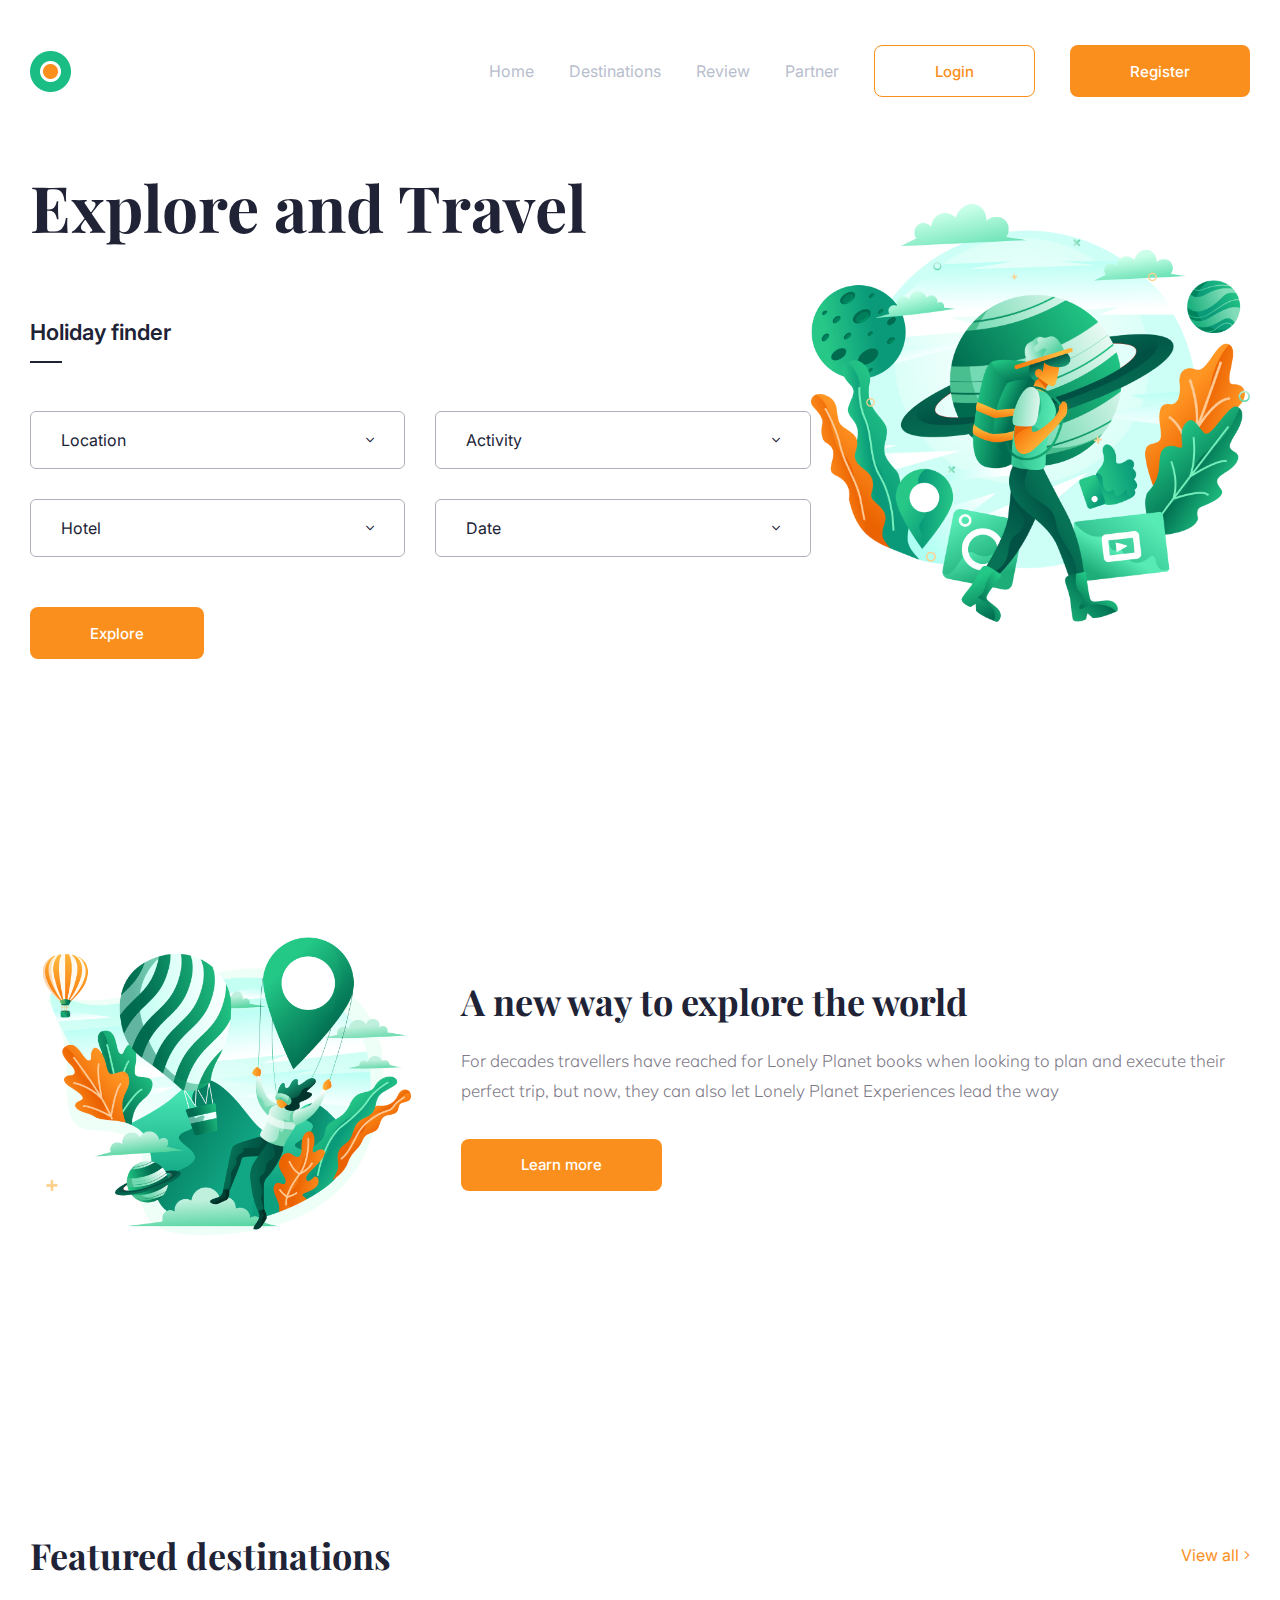
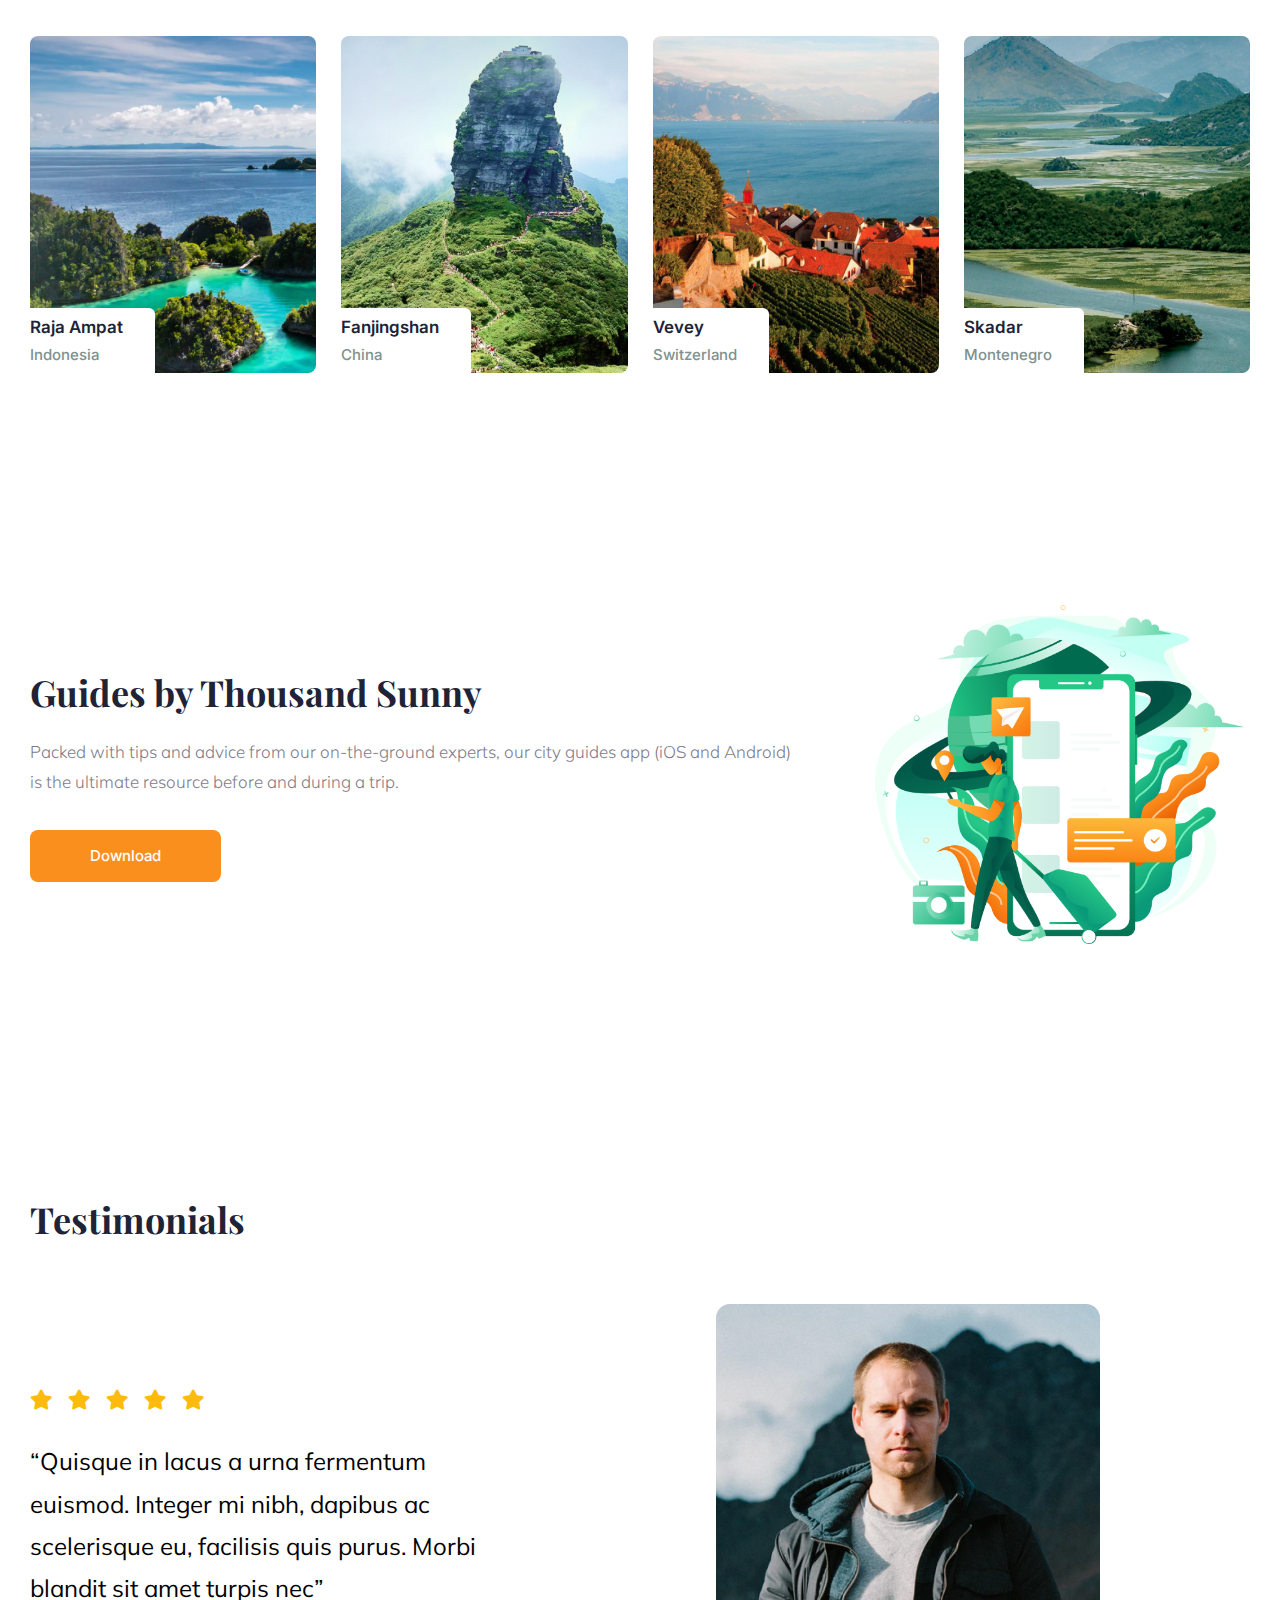
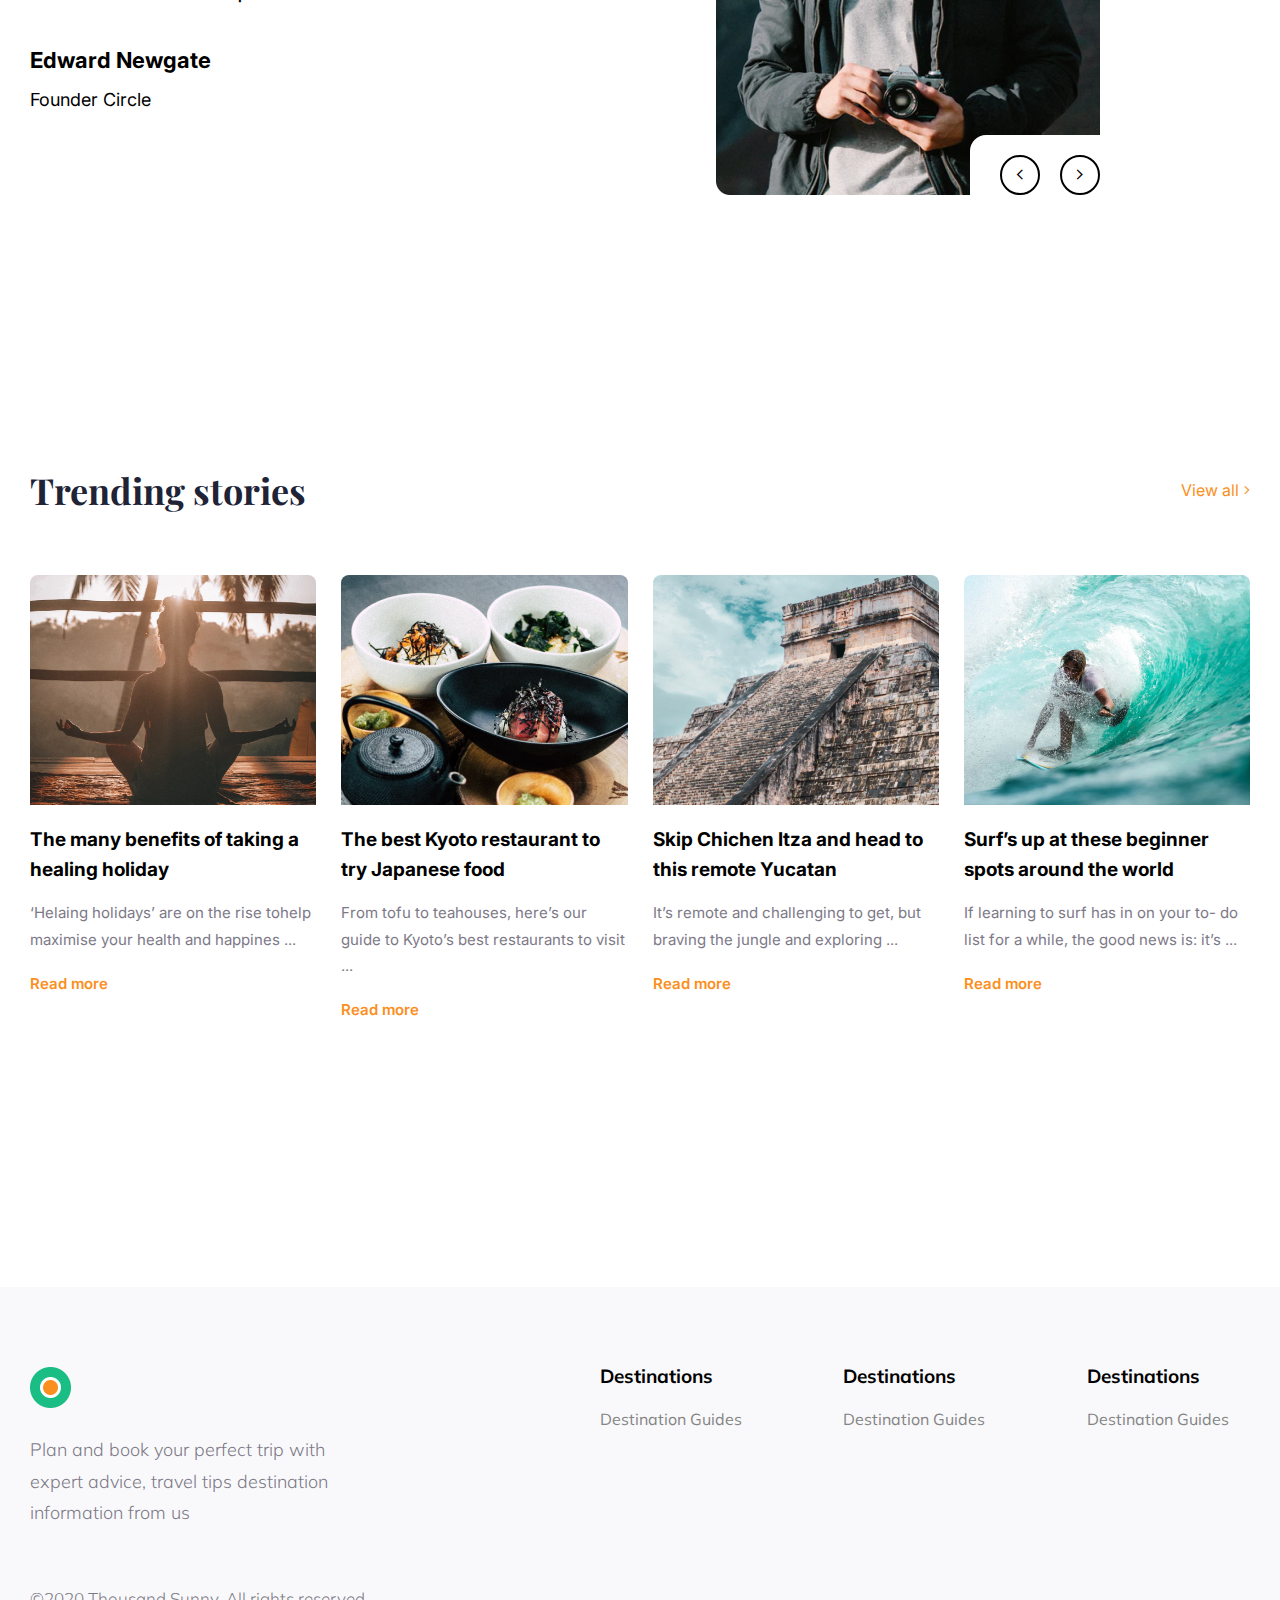
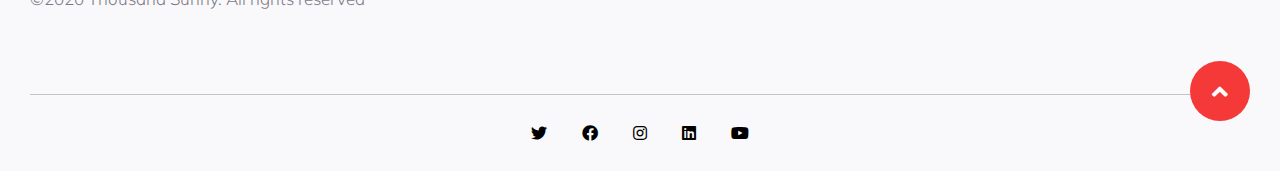
<file: index.html>
<!DOCTYPE html>
<html lang="en">
  <head>
    <meta charset="UTF-8" />
    <meta http-equiv="X-UA-Compatible" content="IE=edge" />
    <meta name="viewport" content="width=device-width, initial-scale=1.0" />
    <title>Thousand Sunny</title>
    <link rel="preconnect" href="https://fonts.googleapis.com" />
    <link rel="preconnect" href="https://fonts.gstatic.com" crossorigin />
    <link
      href="https://fonts.googleapis.com/css2?family=Inter:wght@400;500;600&family=Mulish:wght@300;700&family=Playfair+Display:wght@700&display=swap"
      rel="stylesheet"
    />
    <link rel="stylesheet" href="./css/all.min.css" />
    <link rel="stylesheet" href="./css/app.css" />
  </head>
  <body>
    <!-- sass ./sass/app.scss ./css/app.css --watch -->
    <div class="wrapper">
      <header class="header" id="home">
        <div class="color"></div>
        <div class="container">
          <div class="header-main">
            <img srcset="./images/logo.png 2x" alt="" />
            <ul class="menu">
              <li class="menu-item">
                <a href="index.html" class="menu-link">Home</a>
              </li>
              <li class="menu-item">
                <a href="#destinations" class="menu-link">Destinations</a>
              </li>
              <li class="menu-item">
                <a href="#review" class="menu-link">Review</a>
              </li>
              <li class="menu-item">
                <a href="#" class="menu-link">Partner</a>
              </li>
              <li class="signup">
                <a href="validation register/Login.html" class="btn btn--secondary">Login</a>
              </li>
              <li class="signup">
                <a href="validation register/Register.html" class="btn btn--primary">Register</a>
              </li>
            </ul>
            <i class="fal fa-bars menu-toggle"></i>
          </div>
        </div>
      </header>
      <main>
        <section class="hero">
          <div class="container">
            <div class="hero-main">
              <div class="hero-content">
                <h1 class="heading hero-heading">Explore and Travel</h1>
                <div class="hero-caption">Holiday finder</div>
                <div class="hero-form">
                  <div class="dropdown">
                    <div class="dropdown-select">
                      <span class="dropdown-value">Location</span>
                      <i class="fal fa-angle-down"></i>
                    </div>
                    <div class="dropdown-list">
                      <div class="dropdown-item">Da Nang</div>
                      <div class="dropdown-item">Hai Phong</div>
                      <div class="dropdown-item">Da Lat</div>
                    </div>
                  </div>
                  <div class="dropdown">
                    <div class="dropdown-select">
                      <span class="dropdown-value">Activity</span>
                      <i class="fal fa-angle-down"></i>
                    </div>
                    <div class="dropdown-list">
                      <div class="dropdown-item">Outdoor</div>
                      <div class="dropdown-item">Sea</div>
                      <div class="dropdown-item">Picnic</div>
                    </div>
                  </div>
                  <div class="dropdown">
                    <div class="dropdown-select">
                      <span class="dropdown-value">Hotel</span>
                      <i class="fal fa-angle-down"></i>
                    </div>
                    <div class="dropdown-list">
                      <div class="dropdown-item">Hotel 1</div>
                      <div class="dropdown-item">Hotel 2</div>
                      <div class="dropdown-item">Hotel 3</div>
                    </div>
                  </div>
                  <div class="dropdown">
                    <div class="dropdown-select">
                      <span class="dropdown-value">Date</span>
                      <i class="fal fa-angle-down"></i>
                    </div>
                    <div class="dropdown-list">
                      <div class="dropdown-item">Date 1</div>
                      <div class="dropdown-item">Date 2</div>
                      <div class="dropdown-item">Date 3</div>
                    </div>
                  </div>
                </div>
                <a href="#!" class="btn btn--primary">Explore</a>
              </div>
              <div class="hero-image">
                <img srcset="./images/img1.png 2x" alt="" />
              </div>
            </div>
          </div>
        </section>
        <section class="explore">
          <div class="container">
            <div class="explore-main">
              <div class="explore-image">
                <img srcset="./images/img2.png 2x" alt="" />
              </div>
              <div class="explore-content">
                <h2 class="heading heading--small explore-heading">
                  A new way to explore the world
                </h2>
                <p class="text explore-desc">
                  For decades travellers have reached for Lonely Planet books
                  when looking to plan and execute their perfect trip, but now,
                  they can also let Lonely Planet Experiences lead the way
                </p>
                <a href="#!" class="btn btn--primary">Learn more</a>
              </div>
            </div>
          </div>
        </section>
        <section class="destination">
          <div class="container">
            <div class="destination-header">
              <h2 class="heading heading--small">Featured destinations</h2>
              <a href="#!" class="viewall">
                <span>View all</span>
                <i class="fal fa-angle-right"></i>
              </a>
            </div>
            <div class="destination-list">
              <div class="destination-item">
                <div class="destination-image">
                  <img srcset="./images/destination1.png 2x" alt="" />
                </div>
                <div class="destination-content">
                  <h3 class="destination-name">Raja Ampat</h3>
                  <span class="destination-country">Indonesia</span>
                </div>
              </div>
              <div class="destination-item">
                <div class="destination-image">
                  <img srcset="./images/destination2.png 2x" alt="" />
                </div>
                <div class="destination-content">
                  <h3 class="destination-name">Fanjingshan</h3>
                  <span class="destination-country">China</span>
                </div>
              </div>
              <div class="destination-item">
                <div class="destination-image">
                  <img srcset="./images/destination3.png 2x" alt="" />
                </div>
                <div class="destination-content">
                  <h3 class="destination-name">Vevey</h3>
                  <span class="destination-country">Switzerland</span>
                </div>
              </div>
              <div class="destination-item">
                <div class="destination-image">
                  <img srcset="./images/destination4.png 2x" alt="" />
                </div>
                <div class="destination-content">
                  <h3 class="destination-name">Skadar</h3>
                  <span class="destination-country">Montenegro</span>
                </div>
              </div>
            </div>
          </div>
        </section>
        <section class="guide">
          <div class="container">
            <div class="guide-main">
              <div class="guide-content">
                <h2 class="heading heading--small guide-heading">
                  Guides by Thousand Sunny
                </h2>
                <p class="text guide-desc">
                  Packed with tips and advice from our on-the-ground experts,
                  our city guides app (iOS and Android) is the ultimate resource
                  before and during a trip.
                </p>
                <a href="./images/finalcopyinjournal.pdf" download="guide" class="btn btn--primary">Download</a>
              </div>
              <div class="guide-image">
                <img srcset="./images/img3.png 2x" alt="" />
              </div>
            </div>
          </div>
        </section>
        <section class="testimonial" id="review">
          <div class="container">
            <div class="testimonial-main">
              <h2 class="heading heading--small testimonial-heading">
                Testimonials
              </h2>

              <div class="testimonial-wrapper">
                <div class="arrows">
                  <div class="arrow arrow-left">
                    <i class="fal fa-angle-left"></i>
                  </div>
                  <div class="arrow arrow-right">
                    <i class="fal fa-angle-right"></i>
                  </div>
                </div>
                <div class="testimonial-list">
                  <div class="testimonial-item">
                    <div class="testimonial-content">
                      <div class="testimonial-rating">
                        <i class="fa fa-star"></i><i class="fa fa-star"></i
                        ><i class="fa fa-star"></i><i class="fa fa-star"></i
                        ><i class="fa fa-star"></i>
                      </div>
                      <div class="text testimonial-desc">
                        “Quisque in lacus a urna fermentum euismod. Integer mi
                        nibh, dapibus ac scelerisque eu, facilisis quis purus.
                        Morbi blandit sit amet turpis nec”
                      </div>
                      <div class="testimonial-author">
                        <h3 class="testimonial-name">Edward Newgate</h3>
                        <span class="testimonial-job">Founder Circle</span>
                      </div>
                    </div>
                    <div class="testimonial-image">
                      <img srcset="./images/testimonial.png 2x" alt="" />
                    </div>
                  </div>

                  <div class="testimonial-item">
                    <div class="testimonial-content">
                      <div class="testimonial-rating">
                        <i class="fa fa-star"></i><i class="fa fa-star"></i
                        ><i class="fa fa-star"></i><i class="fa fa-star"></i
                        ><i class="fa fa-star"></i>
                      </div>
                      <div class="text testimonial-desc">
                        “Quisque in lacus a urna fermentum euismod. Integer mi
                        nibh, dapibus ac scelerisque eu, facilisis quis purus.
                        Morbi blandit sit amet turpis nec2”
                      </div>
                      <div class="testimonial-author">
                        <h3 class="testimonial-name">Edward Newgate</h3>
                        <span class="testimonial-job">Founder Circle</span>
                      </div>
                    </div>
                    <div class="testimonial-image">
                      <img srcset="./images/testimonial.png 2x" alt="" />
                    </div>
                  </div>

                  <div class="testimonial-item">
                    <div class="testimonial-content">
                      <div class="testimonial-rating">
                        <i class="fa fa-star"></i><i class="fa fa-star"></i
                        ><i class="fa fa-star"></i><i class="fa fa-star"></i
                        ><i class="fa fa-star"></i>
                      </div>
                      <div class="text testimonial-desc">
                        “Quisque in lacus a urna fermentum euismod. Integer mi
                        nibh, dapibus ac scelerisque eu, facilisis quis purus.
                        Morbi blandit sit amet turpis nec”
                      </div>
                      <div class="testimonial-author">
                        <h3 class="testimonial-name">Edward Newgate</h3>
                        <span class="testimonial-job">Founder Circle</span>
                      </div>
                    </div>
                    <div class="testimonial-image">
                      <img srcset="./images/testimonial.png 2x" alt="" />
                    </div>
                  </div>
                </div>
              </div>
            </div>
          </div>
        </section>
        <section class="story" id="destinations">
          <div class="container">
            <div class="story-header">
              <h2 class="heading heading--small">Trending stories</h2>
              <a href="#!" class="viewall">
                <span>View all</span>
                <i class="fal fa-angle-right"></i>
              </a>
            </div>
            <div class="story-list">
              <div class="story-item">
                <div class="story-image">
                  <img srcset="./images/story1.png 2x" />
                </div>
                <div class="story-content">
                  <h3 class="story-title">
                    The many benefits of taking a healing holiday
                  </h3>
                  <p class="story-desc">
                    ‘Helaing holidays’ are on the rise tohelp maximise your
                    health and happines <span class="dots">...</span> <span class="more hide">On a healing program, you can find professional guidance and support to start the healing process. You’ll also learn several techniques to help you maintain healthy habits far after you’ve returned home.</span>
                  </p>
                  <a href="#!" class="story-more ">Read more</a>
                </div>
              </div>
              <div class="story-item">
                <div class="story-image">
                  <img srcset="./images/story2.png 2x" />
                </div>
                <div class="story-content">
                  <h3 class="story-title">
                    The best Kyoto restaurant to try Japanese food
                  </h3>
                  <p class="story-desc">
                    From tofu to teahouses, here’s our guide to Kyoto’s best
                    restaurants to visit <span class="dots">...</span> <span class="more hide">This family run restaurant, which has been passed down to the current fourteenth generation owner and chef, serves Kaiseki meals. Founded in Kyoto, Kaiseki emphasises a balance in the taste, texture, appearance, and colour of the food</span>
                  </p>
                  <a href="#!" class="story-more">Read more</a>
                </div>
              </div>
              <div class="story-item">
                <div class="story-image">
                  <img srcset="./images/story3.png 2x" />
                </div>
                <div class="story-content">
                  <h3 class="story-title">
                    Skip Chichen Itza and head to this remote Yucatan
                  </h3>
                  <p class="story-desc">
                    It’s remote and challenging to get, but braving the jungle
                    and exploring <span class="dots">...</span> <span class="more hide">‘Helaing holidays’ are on the rise tohelp maximise your
                      health and happines </span>
                  </p>
                  <a href="#!" class="story-more">Read more</a>
                </div>
              </div>
              <div class="story-item">
                <div class="story-image">
                  <img srcset="./images/story4.png 2x" />
                </div>
                <div class="story-content">
                  <h3 class="story-title">
                    Surf’s up at these beginner spots around the world
                  </h3>
                  <p class="story-desc">
                    If learning to surf has in on your to- do list for a while,
                    the good news is: it’s <span class="dots">...</span> <span class="more hide">Finding out the best places to learn how to surf can be a little bit more difficult than, say, the best places to surf</span>
                  </p>
                  <a href="#!" class="story-more">Read more</a>
                </div>
              </div>
            </div>
          </div>
        </section>
      </main>
      <footer class="footer">
        <div class="container">
          <div class="footer-top">
            <div class="footer-column">
              <img srcset="./images/logo.png 2x" alt="" class="footer-logo" />
              <p class="text footer-desc">
                Plan and book your perfect trip with expert advice, travel tips
                destination information from us
              </p>
              <p class="text copy-right">
                ©2020 Thousand Sunny. All rights reserved
              </p>
            </div>
            <div class="footer-column">
              <h3 class="footer-title">Destinations</h3>
              <ul class="footer-links">
                <li class="footer-item">
                  <a href="#!" class="footer-link">Destination Guides</a>
                </li>
              </ul>
            </div>
            <div class="footer-column">
              <h3 class="footer-title">Destinations</h3>
              <ul class="footer-links">
                <li class="footer-item">
                  <a href="#!" class="footer-link">Destination Guides</a>
                </li>
              </ul>
            </div>
            <div class="footer-column">
              <h3 class="footer-title">Destinations</h3>
              <ul class="footer-links">
                <li class="footer-item">
                  <a href="#!" class="footer-link">Destination Guides</a>
                </li>
              </ul>
            </div>
          </div>
          <div class="footer-bottom">
            <a href="#!" class="footer-social">
              <i class="fab fa-twitter"></i>
            </a>
            <a href="#!" class="footer-social">
              <i class="fab fa-facebook"></i>
            </a>
            <a href="#!" class="footer-social">
              <i class="fab fa-instagram"></i>
            </a>
            <a href="#!" class="footer-social">
              <i class="fab fa-linkedin"></i>
            </a>
            <a href="#!" class="footer-social">
              <i class="fab fa-youtube"></i>
            </a>
          </div>
         <a href="#home"> <i class="fa fa-angle-up fa-footer"></i></a>
        </div>
      </footer>
    </div>
    <script src="./app.js"></script>
  </body>
</html>
</file>
<file: css/app.css>
html {
  box-sizing: border-box;
}

* {
  margin: 0;
  padding: 0;
}

*,
*:before,
*:after {
  box-sizing: border-box;
}

input,
textarea,
select,
button {
  outline: none;
}

input {
  line-height: normal;
}

label,
button {
  cursor: pointer;
}

a {
  text-decoration: none;
}

img {
  display: block;
  max-width: 100%;
}

body {
  overflow-x: hidden;
}

.wrapper {
  max-width: 1600px;
  margin: 0 auto;
}

.container {
  max-width: 1260px;
  margin: 0 auto;
  padding: 0 20px;
}

.viewall {
  color: #fb8f1d;
  display: flex;
  align-items: center;
  gap: 0 5px;
  white-space: nowrap;
}

ul {
  list-style-type: none;
}

.btn {
  display: inline-flex;
  justify-content: center;
  align-items: center;
  cursor: pointer;
  font-size: 15px;
  font-weight: 500;
  font-family: "Inter", sans-serif;
  line-height: 1;
  height: 52px;
  padding: 0 60px;
  border-radius: 8px;
  background-color: transparent;
  border: 0;
  outline: none;
}
.btn--primary {
  color: white;
  background-color: #fb8f1d;
}
.btn--secondary {
  color: #fb8f1d;
  border: 1px solid currentColor;
}

.dropdown {
  width: 100%;
  position: relative;
}
.dropdown-list {
  position: absolute;
  top: 100%;
  left: 0;
  width: 100%;
  z-index: 10;
  border-radius: 12px;
  background-color: white;
  box-shadow: rgba(149, 157, 165, 0.2) 0px 8px 24px;
  opacity: 0;
  visibility: hidden;
  transition: all 0.2s ease;
  transform: translateY(20px);
}
.dropdown-list:before {
  content: "";
  position: absolute;
  top: 0;
  left: 0;
  width: 100%;
  height: 20px;
  transform: translateY(-100%);
  background-color: transparent;
  opacity: 0;
}
.dropdown-item, .dropdown-select {
  display: flex;
  justify-content: space-between;
  align-items: center;
  padding: 20px 30px;
  border-radius: 6px;
  border: 1px solid #afb0b9;
  color: #202336;
  cursor: pointer;
}
.dropdown-item {
  border: 0;
}
.dropdown-item:hover {
  background-color: #f9f9fb;
}
.dropdown-item:first-child {
  border-radius: 12px 12px 0 0;
}
.dropdown-item:last-child {
  border-radius: 0 0 12px 12px;
}
.dropdown:hover .dropdown-list {
  opacity: 1;
  visibility: visible;
}

body {
  font-family: "Inter", sans-serif;
  font-size: 16px;
  line-height: 1;
  color: #b8becd;
}

.heading {
  font-family: "Playfair Display", serif;
  color: #202336;
}
.heading--small {
  line-height: 139%;
  font-size: 36px;
}

.text {
  font-weight: 300;
  line-height: 176%;
  font-size: 17px;
  color: #7d7987;
  font-family: "Mulish", sans-serif;
}

@media screen and (max-width: 767px) {
  .heading--small {
    font-size: 30px;
  }
}
.header {
  padding-top: 45px;
  padding-bottom: 70px;
}
.header-main {
  display: flex;
  justify-content: space-between;
  align-items: center;
}
@media screen and (max-width: 767px) {
  .header {
    padding: 30px 0;
  }
 

}

.menu {
  display: flex;
  align-items: center;
  gap: 0 35px;
  /* position: relative; */
}
.menu-toggle {
  display: none;
  font-size: 30px;
  color: black;
}
.menu-link {
  color: inherit;
}
@media screen and (max-width: 1023px) {
  .menu {
    position: fixed;
    top: 0;
    right: 0;
    bottom: 0;
    background-color: white;
    box-shadow: rgba(100, 100, 111, 0.2) 0px 7px 29px 0px;
    width: 300px;
    flex-direction: column;
    align-items: stretch;
    z-index: 9;
    transition: all 0.2s cubic-bezier(0.25, 0.46, 0.45, 0.94);
    transform: translateX(100%);
  }
  .menu.is-show {
    transform: translateX(0);
  }
  .menu-link {
    display: block;
    padding: 20px 25px;
    width: 100%;
  }
  .menu-item:last-child, .menu-item:nth-last-child(2) {
    padding: 15px;
  }
  .menu .btn {
    width: 100%;
  }
  .menu-toggle {
    display: block;
  }
  .signup{
    margin: 20px 0;
  }
}

.hero {
  margin-bottom: 270px;
}
.hero-main {
  display: flex;
  justify-content: space-between;
  align-items: center;
}
.hero-heading {
  font-size: 64px;
  line-height: 125%;
  margin-bottom: 74px;
}
.hero-caption {
  font-size: 22px;
  font-weight: 600;
  margin-bottom: 48px;
  padding-bottom: 20px;
  display: inline-block;
  position: relative;
  color: #202336;
}
.hero-caption:before {
  content: "";
  position: absolute;
  bottom: 0;
  left: 0;
  width: 32px;
  height: 2px;
  background-color: #202336;
}
.hero-content {
  width: 100%;
}
.hero-form {
  margin-bottom: 50px;
  display: grid;
  grid-template-columns: 1fr 1fr;
  grid-gap: 30px;
}
/* @media screen and (min-width: 1280px) {
  .hero-image {
    transform: translateX(85px);
  }
} */
/* @media screen and (min-width: 1024px) {
  .hero-content {
    max-width: 470px;
  }
} */
@media screen and (max-width: 1023px) {
  .hero {
    margin-bottom: 75px;
  }
  .hero-main {
    flex-direction: column;
    gap: 50px 0;
  }
}
@media screen and (max-width: 767px) {
  .hero-heading {
    font-size: 50px;
    margin-bottom: 40px;
  }
  .hero-form {
    grid-template-columns: 1fr;
  }
}

.explore {
  margin-bottom: 292px;
}
.explore-main {
  display: flex;
  justify-content: space-between;
  align-items: center;
  gap: 0 50px;
}
.explore-heading {
  margin-bottom: 20px;
}
.explore-desc {
  margin-bottom: 33px;
}
/* @media screen and (min-width: 1024px) {
  .explore-content {
    max-width: 508px;
    padding-right: 58px;
  }
  .explore-image {
    transform: translateX(-50px);
  }
} */
@media screen and (max-width: 1023px) {
  .explore {
    margin-bottom: 75px;
  }
  .explore-main {
    flex-direction: column-reverse;
    gap: 50px 0;
  }
}

.destination {
  margin-bottom: 232px;
}
.destination-header {
  display: flex;
  justify-content: space-between;
  align-items: center;
  margin-bottom: 56px;
}
.destination-list {
  display: grid;
  grid-template-columns: repeat(4, 1fr);
  grid-gap: 25px;
}
.destination-item {
  height: 337px;
  position: relative;
}
.destination-image {
  width: 100%;
  height: 100%;
}
.destination-image img {
  border-radius: 8px;
  height: 100%;
  width: 100%;
  object-fit: cover;
}
.destination-content {
  position: absolute;
  bottom: 0;
  left: 0;
  z-index: 2;
  background: #ffffff;
  border-radius: 0px 6px 0px 0px;
  padding: 11px 32px 11px 0;
}
.destination-name {
  font-size: 17px;
  font-weight: 600;
  color: #202336;
  margin-bottom: 10px;
}
.destination-country {
  font-weight: 500;
  font-size: 15px;
  color: #80918e;
}
@media screen and (max-width: 1023px) {
  .destination {
    margin-bottom: 75px;
  }
  .destination-list {
    display: grid;
    justify-content: flex-start;
    grid-auto-columns: 300px;
    grid-auto-flow: column;
    grid-gap: 0 25px;
    overflow: auto;
    overflow-y: hidden;
    scroll-snap-type: x mandatory;
    scroll-snap-stop: always;
    -ms-touch-action: manipulation;
    touch-action: manipulation;
    -webkit-overflow-scrolling: touch;
    grid-template-columns: unset;
  }
  .destination-list::-webkit-scrollbar {
    display: none;
    width: 0;
  }
  .destination-list > * {
    scroll-snap-align: start;
  }
}
@media screen and (max-width: 767px) {
  .destination-header {
    margin-bottom: 30px;
  }
}

.guide {
  margin-bottom: 250px;
}
.guide-main {
  display: flex;
  justify-content: space-between;
  align-items: center;
  gap: 0 80px;
}
.guide-content {
  width: 100%;
}
.guide-heading {
  margin-bottom: 20px;
}
.guide-desc {
  margin-bottom: 33px;
}
/* @media screen and (min-width: 1024px) {
  .guide-image {
    padding-right: 40px;
  }
  .guide-content {
    max-width: 450px;
    padding-left: 50px;
  }
} */
@media screen and (max-width: 1023px) {
  .guide {
    margin-bottom: 75px;
  }
  .guide-main {
    flex-direction: column;
    gap: 50px 0;
  }
}

.testimonial {
  margin-bottom: 270px;
}
.testimonial-heading {
  margin-bottom: 60px;
}
.testimonial-main {
  max-width: 1070px;
  position: relative;
  overflow: hidden;
}
.testimonial-wrapper {
  position: relative;
  overflow: hidden;
}
.testimonial-list {
  display: flex;
  position: relative;
  transition: all 0.5s linear;
}
.testimonial-item {
  display: flex;
  justify-content: space-between;
  align-items: center;
  gap: 0 25px;
  flex: 1 0 100%;
}
.testimonial-content {
  max-width: 450px;
}
.testimonial-rating {
  font-size: 20px;
  display: flex;
  align-items: center;
  gap: 15px;
  margin-bottom: 30px;
  color: #ffbb0c;
}
.testimonial-desc {
  color: black;
  margin-bottom: 40px;
  font-size: 24px;
  font-weight: 400;
}
.testimonial-name {
  font-size: 22px;
  font-weight: bold;
  color: #000;
  margin-bottom: 20px;
}
.testimonial-job {
  font-size: 18px;
  color: black;
}
/* @media screen and (min-width: 1024px) {
  .testimonial-main {
    padding-left: 50px;
  }
} */
@media screen and (max-width: 1023px) {
  .testimonial {
    margin-bottom: 75px;
  }
}
@media screen and (max-width: 767px) {
  .testimonial-item {
    flex-direction: column;
    gap: 30px 0;
  }
  .testimonial-heading {
    margin-bottom: 30px;
  }
  .testimonial-desc {
    font-size: 18px;
    margin-bottom: 20px;
  }
  .testimonial-name {
    font-size: 20px;
    margin-bottom: 10px;
  }
  .testimonial-job {
    font-size: 16px;
  }
  .testimonial-image {
    height: 400px;
  }
  .testimonial-image img {
    width: 100%;
    height: 100%;
    object-fit: cover;
    border-radius: 12px;
  }
}

.arrows {
  position: absolute;
  right: 0;
  bottom: 0;
  background-color: white;
  border-radius: 16px 0px 0px 0px;
  padding: 20px 0 0 30px;
  gap: 0 20px;
  display: flex;
  z-index: 2;
}

.arrow {
  width: 40px;
  height: 40px;
  border-radius: 100rem;
  display: flex;
  justify-content: center;
  align-items: center;
  cursor: pointer;
  font-size: 20px;
  color: black;
  border: 2px solid;
}
.arrow.disabled {
  color: #d7d7d7;
  cursor: not-allowed;
}

.story {
  margin-bottom: 270px;
}
.story-header {
  display: flex;
  justify-content: space-between;
  align-items: center;
  margin-bottom: 60px;
}
.story-list {
  display: grid;
  grid-template-columns: repeat(4, 1fr);
  grid-gap: 25px;
}
.story-image {
  height: 230px;
  margin-bottom: 20px;
}
.story-image img {
  width: 100%;
  height: 100%;
  object-fit: cover;
  border-radius: 8px 8px 0 0;
  object-position: top;
}
.story-title {
  font-size: 19px;
  color: black;
  margin-bottom: 15px;
  line-height: 158%;
}
.story-desc {
  margin-bottom: 23px;
  line-height: 175%;
  font-size: 15px;
  color: #7d7987;
  /* display: -webkit-box;
  -webkit-line-clamp: 2;
  -webkit-box-orient: vertical;
  overflow: hidden;
  text-overflow: ellipsis;
  word-break: break-word; */
}
.story-more {
  font-size: 15px;
  font-weight: 600;
  color: #fb8f1d;
  margin-top: auto;
}
.story-item {
  display: flex;
  flex-direction: column;
}
.story-content {
  /* flex: 1; */
  display: flex;
  flex-direction: column;
}
@media screen and (max-width: 1023px) {
  .story {
    margin-bottom: 75px;
  }
  .story-list {
    display: grid;
    justify-content: flex-start;
    grid-auto-columns: 300px;
    grid-auto-flow: column;
    grid-gap: 0 25px;
    overflow: auto;
    overflow-y: hidden;
    scroll-snap-type: x mandatory;
    scroll-snap-stop: always;
    -ms-touch-action: manipulation;
    touch-action: manipulation;
    -webkit-overflow-scrolling: touch;
    grid-template-columns: unset;
  }
  .story-list::-webkit-scrollbar {
    display: none;
    width: 0;
  }
  .story-list > * {
    scroll-snap-align: start;
  }
}
@media screen and (max-width: 767px) {
  .story-header {
    margin-bottom: 30px;
  }
}

.footer {
  background-color: #f9f9fb;
  padding-top: 80px;
  font-family: "Mulish", sans-serif;
  position: relative;
  /* display: none; */
}
.footer-top {
  display: grid;
  grid-template-columns: 3fr repeat(3, 1fr);
  grid-gap: 30px 80px;
  padding-bottom: 80px;
  border-bottom: 1px solid #c4c4c4;
}
.footer-bottom {
  display: flex;
  justify-content: center;
  align-items: center;
  padding: 30px 0;
  gap: 0 35px;
}
.footer-logo {
  margin-bottom: 26px;
}
.footer-desc {
  margin-bottom: 55px;
  font-size: 18px;
  max-width: 335px;
}
.footer-copy-right {
  font-size: 17px;
}
.footer-title {
  color: black;
  font-size: 19px;
  margin-bottom: 25px;
  font-weight: bold;
}
.footer-item {
  margin-bottom: 10px;
}
.footer-link {
  color: #848484;
  display: inline-block;
}
.footer-social {
  color: black;
}

/*# sourceMappingURL=app.css.map */
.hide{
  display: none;
}
.menu .menu-item{
  position: relative;
}
.menu .menu-item::after{
    content: "";
    position: absolute;
    bottom: -10px;
    left: auto;
    right: 0;
    width: 0;
    height: 3px;
    background-color: #f53838;
    transition: all 0.2s linear;
    transition: all 0.2s linear;
}
.menu-item:hover{
  color: red;
}
.menu .menu-item:hover::after{
  width: 100%;
  left: 0;
  right: auto;
}
.color{
  width: 0;
  height: 5px;
  background-color: green;
  position: fixed;
  top: 0;
  right: 0;
  left: 0;
  transition: all 0.1s linear;
  z-index: 1000;
}
.fa-footer{
  position: absolute;
  bottom: 50px;
  right: 30px;
  width: 60px;
  height: 60px;
  background-color: #f53838;
  display: flex;
  justify-content: center;
  align-items: center;
  font-size: 25px;
  border-radius: 50%;
  cursor: pointer;
  color: white;
}
</file>
